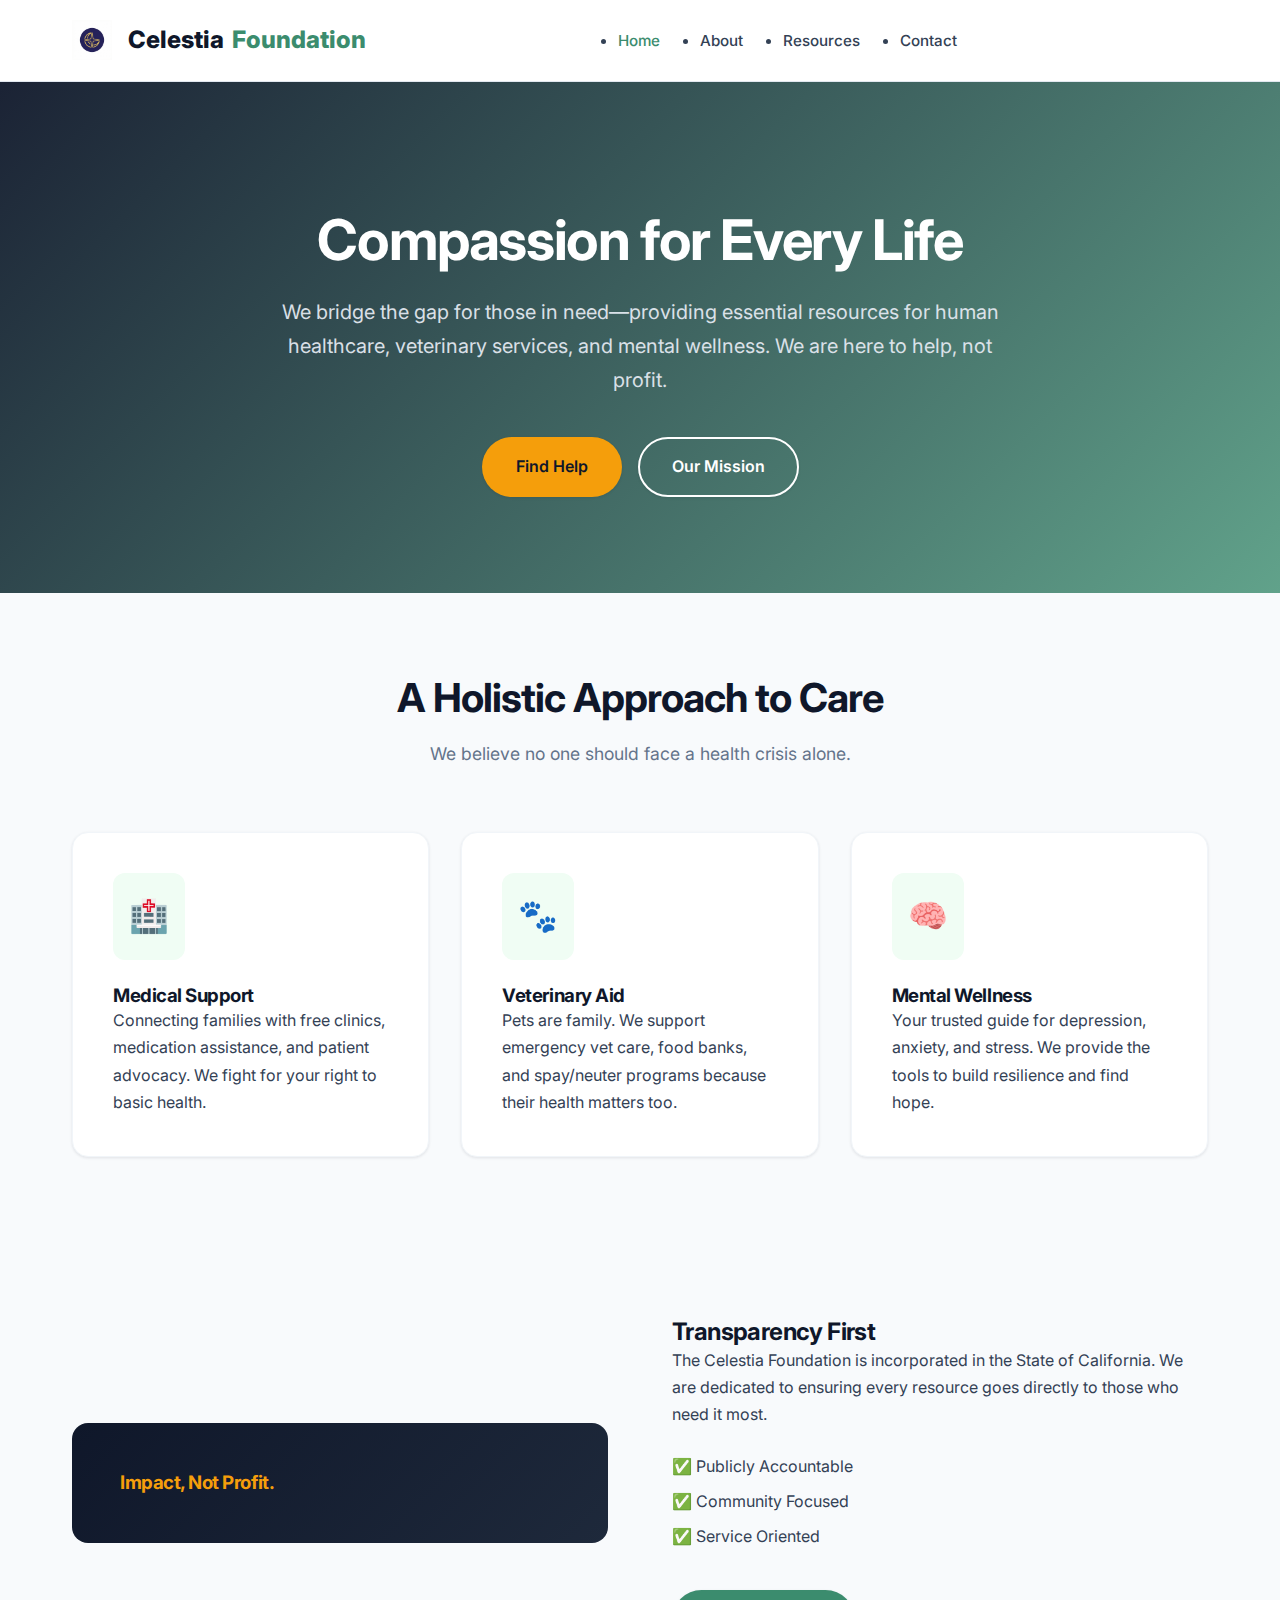
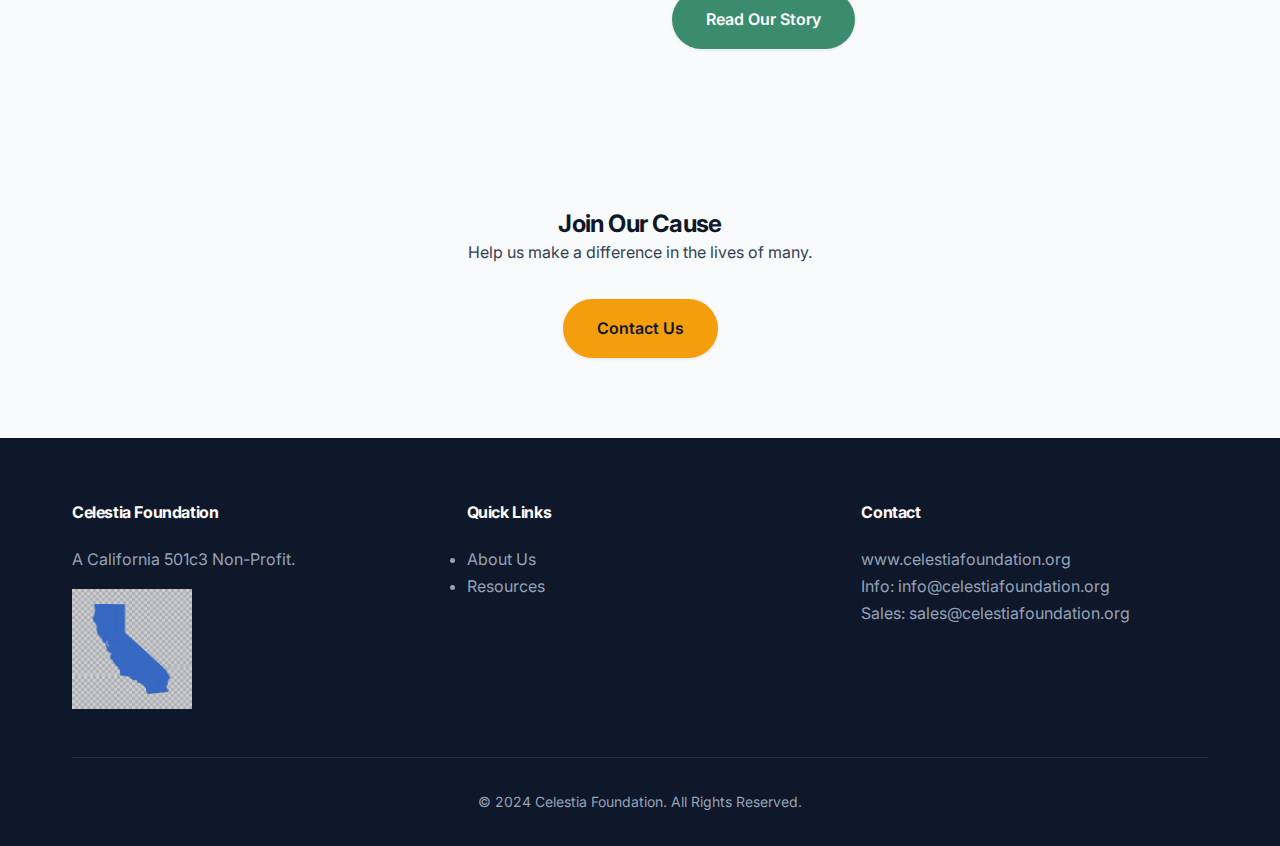
<file: index.html>
<!DOCTYPE html>
<html lang="en">

<head>
    <meta charset="UTF-8">
    <meta name="viewport" content="width=device-width, initial-scale=1.0">
    <title>Celestia Foundation | Empowering Lives</title>
    <meta name="description"
        content="Official website of the Celestia Foundation, a 501c3 non-profit organization dedicated to providing resources for healthcare needs.">

    <!-- Google Fonts -->
    <link rel="preconnect" href="https://fonts.googleapis.com">
    <link rel="preconnect" href="https://fonts.gstatic.com" crossorigin>
    <link href="https://fonts.googleapis.com/css2?family=Inter:wght@300;400;600;800&display=swap" rel="stylesheet">

    <!-- CSS -->
    <link rel="stylesheet" href="css/style.css">

    <!-- Favicon Placeholder -->
    <link rel="icon" href="images/favicon.png">
</head>

<body>

    <!-- Header -->
    <header>
        <div class="container nav-container">
            <a href="index.html" class="logo">
                <img src="images/favicon.png" alt="Celestia Foundation Logo"
                    style="height: 40px; vertical-align: middle; margin-right: 8px;">
                Celestia <span>Foundation</span>
            </a>
            <nav>
                <ul class="nav-links">
                    <li><a href="index.html" class="active">Home</a></li>
                    <li><a href="about.html">About</a></li>
                    <li><a href="resources.html">Resources</a></li>
                    <li><a href="#contact">Contact</a></li>
                </ul>
            </nav>
            <div class="hamburger">
                <span class="bar"></span>
                <span class="bar"></span>
                <span class="bar"></span>
            </div>
        </div>
    </header>

    <!-- Hero Section -->
    <section class="hero">
        <div class="container hero-content">
            <h1>Compassion for Every Life</h1>
            <p>We bridge the gap for those in need—providing essential resources for human healthcare, veterinary
                services, and mental wellness. We are here to help, not profit.</p>
            <div class="hero-btns">
                <a href="resources.html" class="btn">Find Help</a>
                <a href="about.html" class="btn btn-outline">Our Mission</a>
            </div>
        </div>
    </section>

    <!-- Impact Pillars -->
    <section class="section">
        <div class="container">
            <div class="section-title">
                <h2>A Holistic Approach to Care</h2>
                <p>We believe no one should face a health crisis alone.</p>
            </div>
            <div class="grid-3">
                <!-- 1. Generic Healthcare -->
                <div class="card">
                    <span class="card-icon">🏥</span>
                    <h3>Medical Support</h3>
                    <p>Connecting families with free clinics, medication assistance, and patient advocacy. We fight for
                        your right to basic health.</p>
                </div>

                <!-- 2. Veterinary -->
                <div class="card">
                    <span class="card-icon">🐾</span>
                    <h3>Veterinary Aid</h3>
                    <p>Pets are family. We support emergency vet care, food banks, and spay/neuter programs because
                        their health matters too.</p>
                </div>

                <!-- 3. Mental Health -->
                <div class="card">
                    <span class="card-icon">🧠</span>
                    <h3>Mental Wellness</h3>
                    <p>Your trusted guide for depression, anxiety, and stress. We provide the tools to build resilience
                        and find hope.</p>
                </div>
            </div>
        </div>
    </section>

    <!-- 501c3 Promise -->
    <section class="section featured" style="background-color: var(--bg-surface);">
        <div class="container">
            <div class="grid-2">
                <div class="highlight-box">
                    <h3>Impact, Not Profit.</h3>

                </div>
                <div>
                    <h2>Transparency First</h2>
                    <p style="margin-bottom: 1.5rem;">The Celestia Foundation is incorporated in the State of
                        California. We are dedicated to ensuring every resource goes directly to those who need it most.
                    </p>
                    <ul style="list-style: none;">
                        <li style="margin-bottom: 0.5rem;">✅ Publicly Accountable</li>
                        <li style="margin-bottom: 0.5rem;">✅ Community Focused</li>
                        <li style="margin-bottom: 0.5rem;">✅ Service Oriented</li>
                    </ul>
                    <a href="about.html" class="btn"
                        style="margin-top: 2rem; background: var(--secondary); color: white;">Read Our Story</a>
                </div>
            </div>
        </div>
    </section>

    <!-- CTA Section -->
    <section class="section">
        <div class="container" style="text-align: center;">
            <h2>Join Our Cause</h2>
            <p style="margin-bottom: 2rem;">Help us make a difference in the lives of many.</p>
            <a href="mailto:contact@celestiafoundation.org" class="btn">Contact Us</a>
        </div>
    </section>

    <!-- Footer -->
    <footer id="contact">
        <div class="container">
            <div class="footer-content">
                <div>
                    <h4>Celestia Foundation</h4>
                    <p>A California 501c3 Non-Profit.</p>
                    <img src="images/california_map.png" alt="California Map"
                        style="max-width: 120px; margin-top: 1rem; opacity: 0.8;">

                </div>
                <div>
                    <h4>Quick Links</h4>
                    <ul>
                        <li><a href="about.html">About Us</a></li>
                        <li><a href="resources.html">Resources</a></li>
                    </ul>
                </div>
                <div>
                    <h4>Contact</h4>
                    <p>www.celestiafoundation.org</p>
                    <p>Info: info@celestiafoundation.org</p>
                    <p>Sales: sales@celestiafoundation.org</p>

                </div>
            </div>
            <div class="footer-bottom">
                <p>&copy; 2024 Celestia Foundation. All Rights Reserved.</p>
            </div>
        </div>
    </footer>

    <script src="js/script.js"></script>
</body>

</html>
</file>
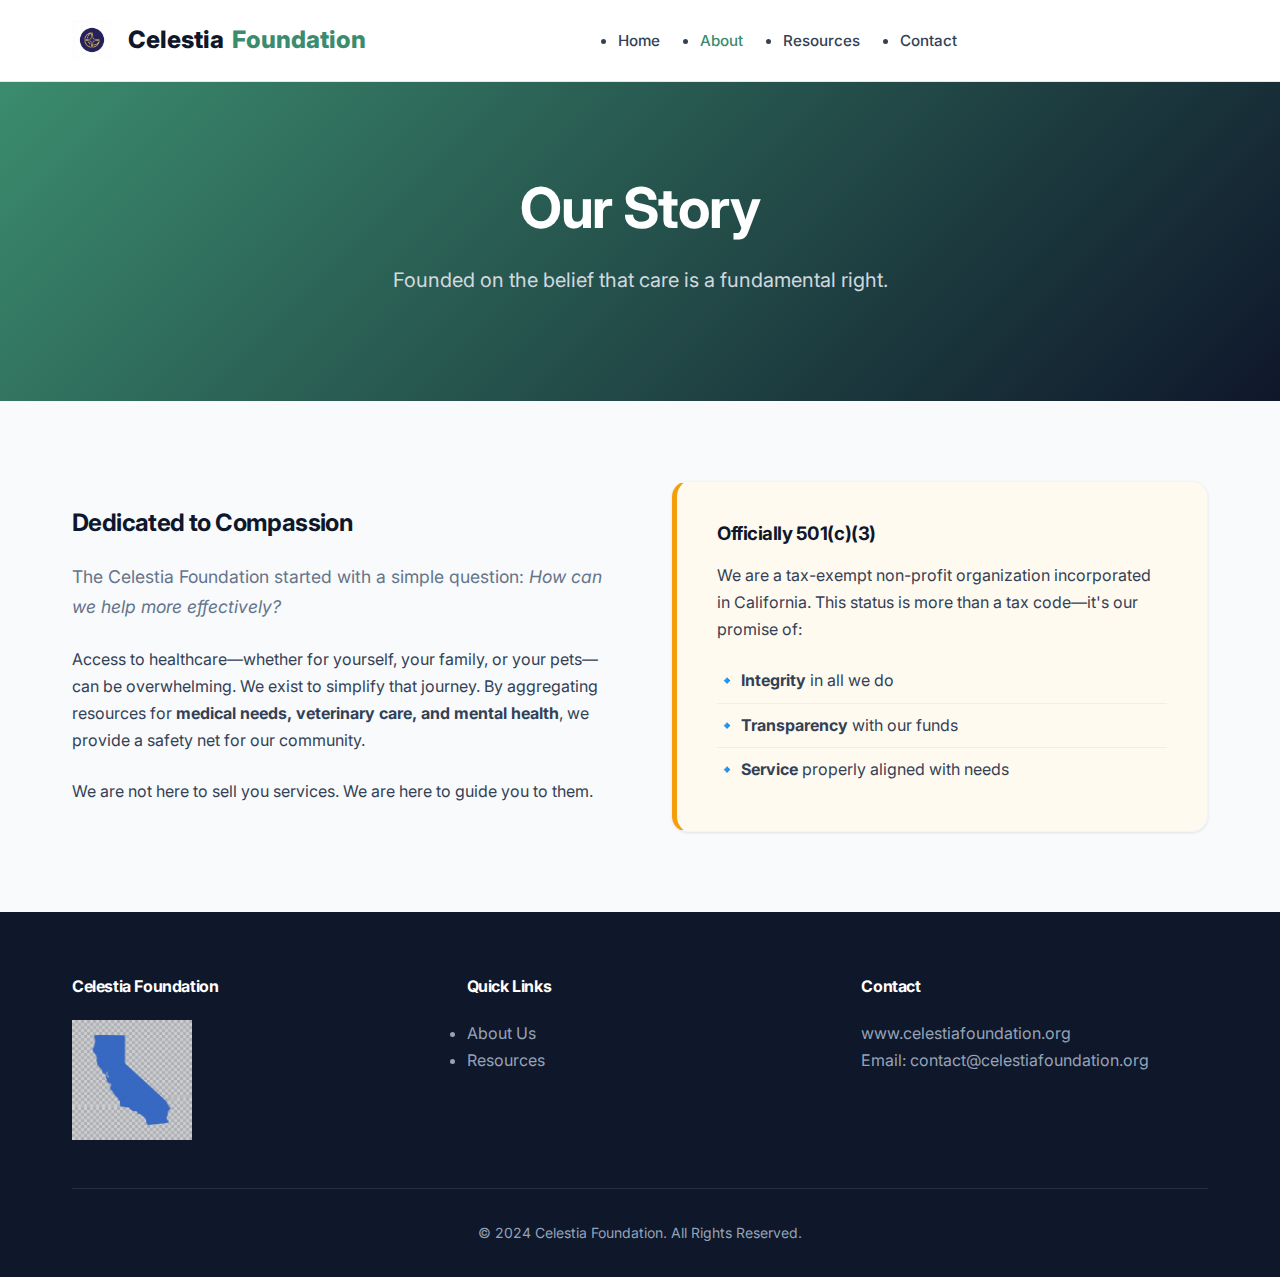
<file: about.html>
<!DOCTYPE html>
<html lang="en">

<head>
    <meta charset="UTF-8">
    <meta name="viewport" content="width=device-width, initial-scale=1.0">
    <title>About Us | Celestia Foundation</title>
    <!-- Google Fonts -->
    <link rel="preconnect" href="https://fonts.googleapis.com">
    <link rel="preconnect" href="https://fonts.gstatic.com" crossorigin>
    <link href="https://fonts.googleapis.com/css2?family=Inter:wght@300;400;600;800&display=swap" rel="stylesheet">
    <!-- CSS -->
    <link rel="stylesheet" href="css/style.css">
    <link rel="icon" href="images/favicon.png">
</head>

<body>

    <!-- Header -->
    <header>
        <div class="container nav-container">
            <a href="index.html" class="logo">
                <img src="images/favicon.png" alt="Celestia Foundation Logo"
                    style="height: 40px; vertical-align: middle; margin-right: 8px;">
                Celestia <span>Foundation</span>
            </a>
            <nav>
                <ul class="nav-links">
                    <li><a href="index.html">Home</a></li>
                    <li><a href="about.html" class="active">About</a></li>
                    <li><a href="resources.html">Resources</a></li>
                    <li><a href="#contact">Contact</a></li>
                </ul>
            </nav>
            <div class="hamburger">
                <span class="bar"></span>
                <span class="bar"></span>
                <span class="bar"></span>
            </div>
        </div>
    </header>

    <!-- Page Header -->
    <section class="hero"
        style="padding: 6rem 0 4rem; background: linear-gradient(135deg, var(--secondary), var(--primary));">
        <div class="container text-center">
            <h1>Our Story</h1>
            <p style="opacity: 0.9;">Founded on the belief that care is a fundamental right.</p>
        </div>
    </section>

    <!-- Main Content -->
    <section class="section">
        <div class="container">
            <div class="grid-2">
                <div>
                    <h2 style="margin-bottom: 1.5rem;">Dedicated to Compassion</h2>
                    <p style="margin-bottom: 1.5rem; font-size: 1.1rem; color: var(--text-light);">The Celestia
                        Foundation started with a simple question: <em>How can we help more effectively?</em></p>
                    <p style="margin-bottom: 1.5rem;">Access to healthcare—whether for yourself, your family, or your
                        pets—can be overwhelming. We exist to simplify that journey. By aggregating resources for
                        <strong>medical needs, veterinary care, and mental health</strong>, we provide a safety net for
                        our community.
                    </p>
                    <p>We are not here to sell you services. We are here to guide you to them.</p>
                </div>
                <div>
                    <!-- 501c3 Highlight Box -->
                    <div class="card" style="border-left: 5px solid var(--accent); background: #fffaf0;">
                        <h3 style="color: var(--primary);">Officially 501(c)(3)</h3>
                        <p style="margin: 1rem 0;">We are a tax-exempt non-profit organization incorporated in
                            California. This status is more than a tax code—it's our promise of:</p>
                        <ul style="list-style: none;">
                            <li style="padding: 0.5rem 0; border-bottom: 1px solid #eee;">🔹 <strong>Integrity</strong>
                                in all we do</li>
                            <li style="padding: 0.5rem 0; border-bottom: 1px solid #eee;">🔹
                                <strong>Transparency</strong> with our funds
                            </li>
                            <li style="padding: 0.5rem 0;">🔹 <strong>Service</strong> properly aligned with needs</li>
                        </ul>
                    </div>
                </div>
            </div>
        </div>
    </section>

    <!-- Footer -->
    <footer id="contact">
        <div class="container">
            <div class="footer-content">
                <div>
                    <h4>Celestia Foundation</h4>
                    <img src="images/california_map.png" alt="California Map"
                        style="max-width: 120px; margin-top: 1rem; opacity: 0.8;">

                </div>
                <div>
                    <h4>Quick Links</h4>
                    <ul>
                        <li><a href="about.html">About Us</a></li>
                        <li><a href="resources.html">Resources</a></li>
                    </ul>
                </div>
                <div>
                    <h4>Contact</h4>
                    <p>www.celestiafoundation.org</p>
                    <p>Email: contact@celestiafoundation.org</p>

                </div>
            </div>
            <div class="footer-bottom">
                <p>&copy; 2024 Celestia Foundation. All Rights Reserved.</p>
            </div>
        </div>
    </footer>

    <script src="js/script.js"></script>
</body>

</html>
</file>
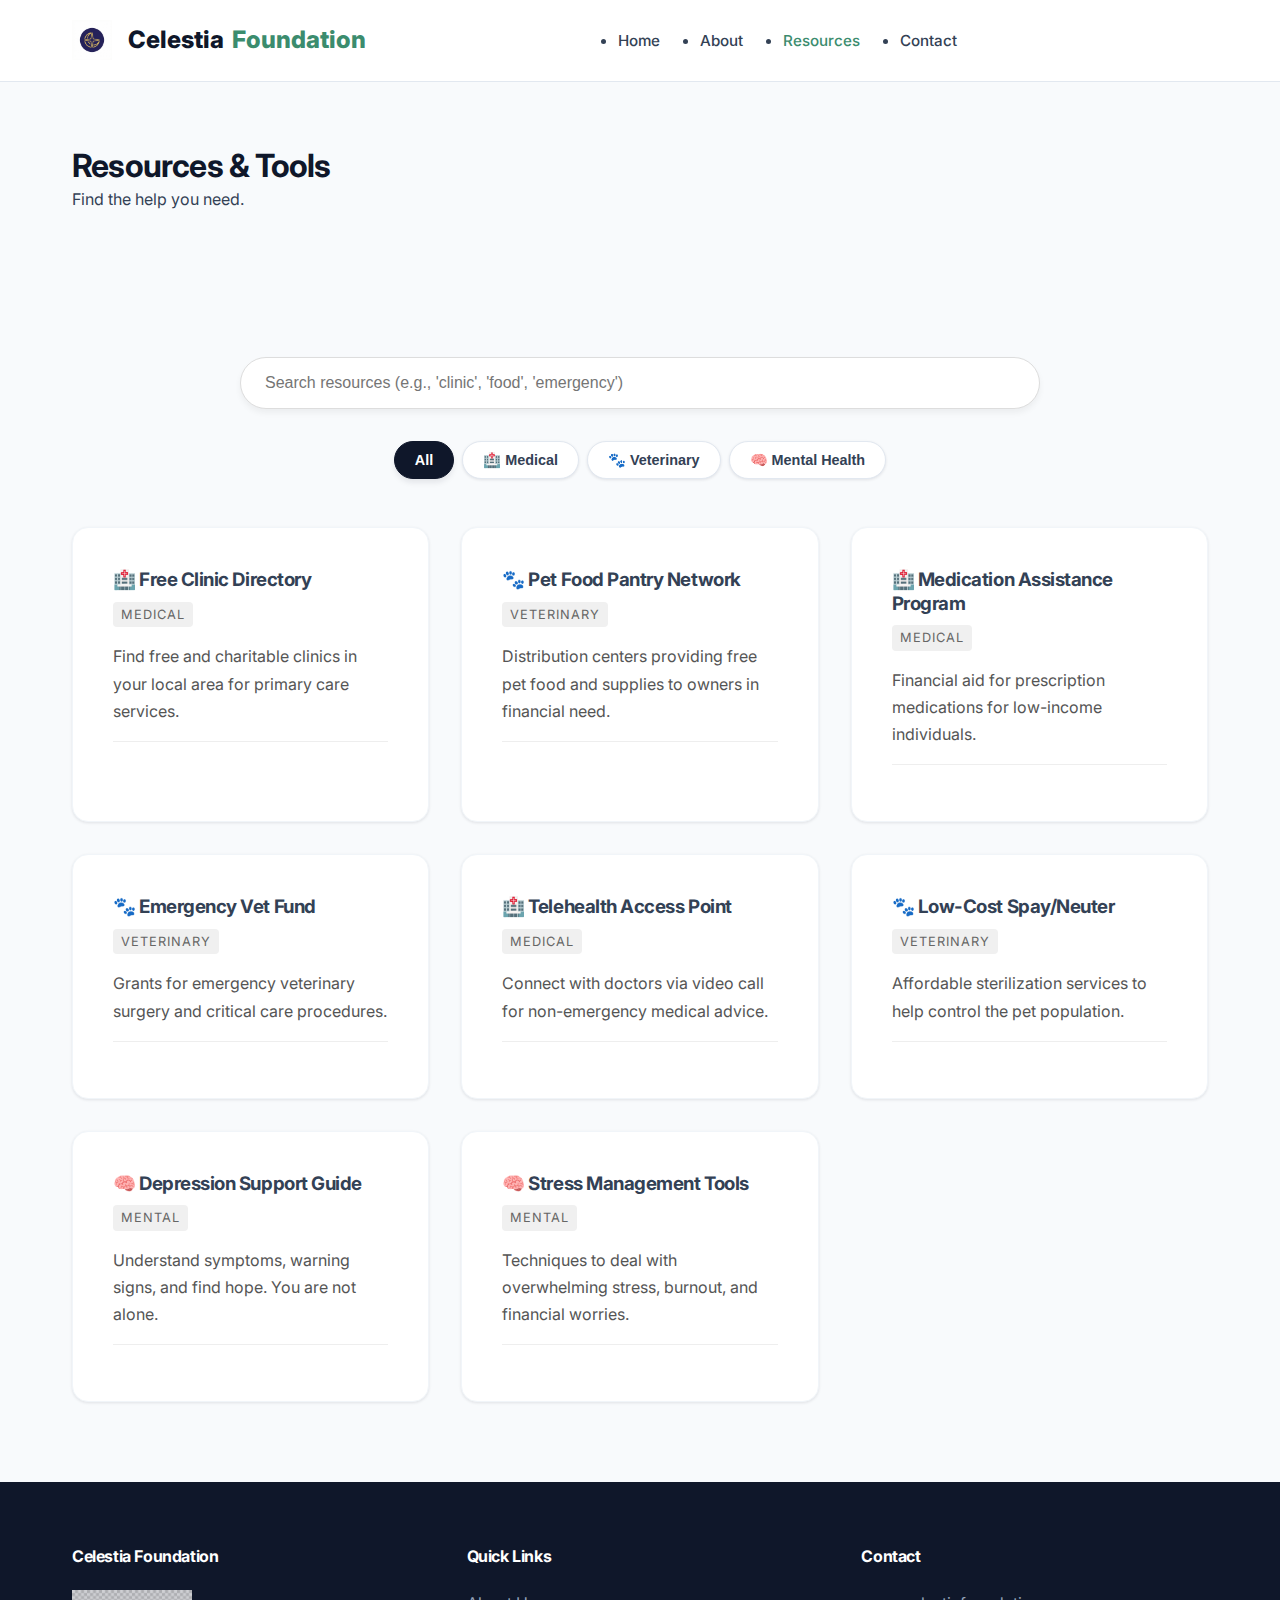
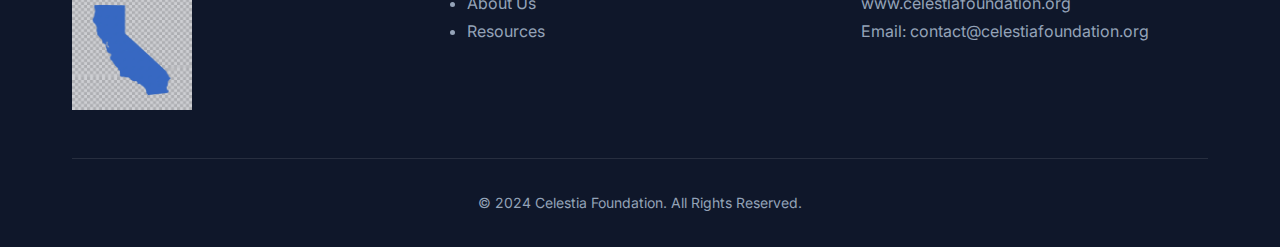
<file: resources.html>
<!DOCTYPE html>
<html lang="en">

<head>
    <meta charset="UTF-8">
    <meta name="viewport" content="width=device-width, initial-scale=1.0">
    <title>Resources | Celestia Foundation</title>
    <!-- Google Fonts -->
    <link rel="preconnect" href="https://fonts.googleapis.com">
    <link rel="preconnect" href="https://fonts.gstatic.com" crossorigin>
    <link href="https://fonts.googleapis.com/css2?family=Inter:wght@300;400;600;800&display=swap" rel="stylesheet">
    <!-- CSS -->
    <link rel="stylesheet" href="css/style.css">
    <link rel="stylesheet" href="css/filters.css">
    <link rel="icon" href="images/favicon.png">
</head>

<body>

    <!-- Header -->
    <header>
        <div class="container nav-container">
            <a href="index.html" class="logo">
                <img src="images/favicon.png" alt="Celestia Foundation Logo"
                    style="height: 40px; vertical-align: middle; margin-right: 8px;">
                Celestia <span>Foundation</span>
            </a>
            <nav>
                <ul class="nav-links">
                    <li><a href="index.html">Home</a></li>
                    <li><a href="about.html">About</a></li>
                    <li><a href="resources.html" class="active">Resources</a></li>
                    <li><a href="#contact">Contact</a></li>
                </ul>
            </nav>
            <div class="hamburger">
                <span class="bar"></span>
                <span class="bar"></span>
                <span class="bar"></span>
            </div>
        </div>
    </header>

    <!-- Page Header -->
    <section class="section" style="background-color: var(--primary-color); color: var(--white); padding: 4rem 0;">
        <div class="container text-center">
            <h1>Resources & Tools</h1>
            <p>Find the help you need.</p>
        </div>
    </section>

    <!-- Search & Filter Section -->
    <section class="section" style="padding-bottom: 2rem;">
        <div class="container">
            <div style="max-width: 800px; margin: 0 auto; text-align: center;">
                <div style="display: flex; gap: 1rem; margin-bottom: 2rem; flex-wrap: wrap; justify-content: center;">
                    <input type="text" id="searchInput"
                        placeholder="Search resources (e.g., 'clinic', 'food', 'emergency')"
                        style="flex: 1; min-width: 280px; padding: 1rem 1.5rem; border: 1px solid #ddd; border-radius: 50px; font-size: 1rem; outline: none; box-shadow: 0 4px 6px rgba(0,0,0,0.05);">
                </div>

                <div class="filters"
                    style="display: flex; gap: 0.5rem; justify-content: center; margin-bottom: 1rem; flex-wrap: wrap;">
                    <button class="filter-btn active" data-category="all">All</button>
                    <button class="filter-btn" data-category="medical">🏥 Medical</button>
                    <button class="filter-btn" data-category="veterinary">🐾 Veterinary</button>
                    <button class="filter-btn" data-category="mental">🧠 Mental Health</button>
                </div>
            </div>
        </div>
    </section>

    <!-- Resources Grid -->
    <section class="section" style="padding-top: 0;">
        <div class="container">
            <div id="resourcesGrid" class="grid-3">
                <!-- Dynamic Content Will Be Loaded Here -->
            </div>
            <div id="noResults" style="display: none; text-align: center; opacity: 0.7; margin-top: 2rem;">
                <p>No resources found matching your search.</p>
            </div>
        </div>
    </section>

    <!-- Footer -->
    <footer id="contact">
        <div class="container">
            <div class="footer-content">
                <div>
                    <h4>Celestia Foundation</h4>
                    <img src="images/california_map.png" alt="California Map"
                        style="max-width: 120px; margin-top: 1rem; opacity: 0.8;">

                </div>
                <div>
                    <h4>Quick Links</h4>
                    <ul>
                        <li><a href="about.html">About Us</a></li>
                        <li><a href="resources.html">Resources</a></li>
                    </ul>
                </div>
                <div>
                    <h4>Contact</h4>
                    <p>www.celestiafoundation.org</p>
                    <p>Email: contact@celestiafoundation.org</p>

                </div>
            </div>
            <div class="footer-bottom">
                <p>&copy; 2024 Celestia Foundation. All Rights Reserved.</p>
            </div>
        </div>
    </footer>

    <script src="js/script.js"></script>
</body>

</html>
</file>
<file: css/style.css>
:root {
  /* Serene Trust Palette */
  --primary: #0F172A;
  /* Deep Ocean: Trust, Authority */
  --secondary: #3B8C6E;
  /* Sage Green: Growth, Health */
  --accent: #F59E0B;
  /* Sunray Gold: Optimism, Action */
  --neutral: #64748B;
  /* Soft Slate: Balance */
  --bg-body: #F8FAFC;
  /* Mist Gray: Surface */
  --bg-card: #FFFFFF;
  /* Clean White */
  --text-main: #334155;
  --text-light: #64748B;

  /* Modern Spacing & Tyopgraphy */
  --radius-sm: 8px;
  --radius-md: 16px;
  --radius-full: 50px;
  --font-main: 'Inter', sans-serif;
  --transition: all 0.3s cubic-bezier(0.4, 0, 0.2, 1);
  --shadow-sm: 0 1px 3px rgba(15, 23, 42, 0.1);
  --shadow-md: 0 4px 6px -1px rgba(15, 23, 42, 0.1);
  --shadow-lg: 0 10px 15px -3px rgba(15, 23, 42, 0.1);
}

* {
  margin: 0;
  padding: 0;
  box-sizing: border-box;
}

body {
  font-family: var(--font-main);
  background-color: var(--bg-body);
  color: var(--text-main);
  line-height: 1.7;
  -webkit-font-smoothing: antialiased;
}

h1,
h2,
h3,
h4 {
  color: var(--primary);
  font-weight: 700;
  line-height: 1.25;
  letter-spacing: -0.025em;
}

a {
  text-decoration: none;
  color: inherit;
  transition: var(--transition);
}

img {
  max-width: 100%;
  display: block;
}

/* Utilities */
.container {
  max-width: 1200px;
  margin: 0 auto;
  padding: 0 2rem;
}

/* Buttons */
.btn {
  display: inline-flex;
  align-items: center;
  justify-content: center;
  padding: 0.875rem 2rem;
  border-radius: var(--radius-full);
  font-weight: 600;
  cursor: pointer;
  border: 2px solid transparent;
  font-size: 1rem;
  background-color: var(--accent);
  color: var(--primary);
  box-shadow: var(--shadow-sm);
  transition: var(--transition);
}

.btn:hover {
  transform: translateY(-2px);
  box-shadow: var(--shadow-md);
  filter: brightness(110%);
}

.btn-outline {
  background-color: transparent;
  border: 2px solid var(--bg-card);
  color: var(--bg-card);
}

.btn-outline:hover {
  background-color: var(--bg-card);
  color: var(--primary);
}

/* Header - Minimalist */
header {
  background-color: var(--bg-card);
  border-bottom: 1px solid #e2e8f0;
  padding: 1.25rem 0;
  position: sticky;
  top: 0;
  z-index: 1000;
}

.nav-container {
  display: flex;
  justify-content: space-between;
  align-items: center;
}

.logo {
  font-size: 1.5rem;
  font-weight: 800;
  color: var(--primary);
  display: flex;
  align-items: center;
  gap: 0.5rem;
}

.logo span {
  color: var(--secondary);
}

.nav-links {
  display: flex;
  gap: 2.5rem;
}

.nav-links a {
  color: var(--text-main);
  font-weight: 500;
  font-size: 0.95rem;
}

.nav-links a:hover,
.nav-links a.active {
  color: var(--secondary);
}

/* Hero Section */
.hero {
  background: linear-gradient(135deg, rgba(15, 23, 42, 0.95), rgba(59, 140, 110, 0.8)), url('https://source.unsplash.com/random/1920x1080?care,hands') no-repeat center center/cover;
  padding: 8rem 0 6rem;
  color: white;
  text-align: center;
}

.hero-content {
  max-width: 800px;
  margin: 0 auto;
}

.hero h1 {
  font-size: 3.5rem;
  /* Large impact */
  margin-bottom: 1.5rem;
  color: white;
  line-height: 1.1;
}

.hero p {
  font-size: 1.25rem;
  margin-bottom: 2.5rem;
  opacity: 0.95;
  color: #e2e8f0;
}

.hero-btns {
  display: flex;
  gap: 1rem;
  justify-content: center;
}

/* Sections */
.section {
  padding: 5rem 0;
}

.section-title {
  text-align: center;
  margin-bottom: 4rem;
}

.section-title h2 {
  font-size: 2.5rem;
  margin-bottom: 1rem;
}

.section-title p {
  color: var(--text-light);
  font-size: 1.1rem;
}

/* Cards (Grid) */
.grid-3 {
  display: grid;
  grid-template-columns: repeat(auto-fit, minmax(300px, 1fr));
  gap: 2rem;
}

.grid-2 {
  display: grid;
  grid-template-columns: 1fr 1fr;
  gap: 4rem;
  /* More breathing room */
  align-items: center;
}

.card {
  background: var(--bg-card);
  padding: 2.5rem;
  border-radius: var(--radius-md);
  border: 1px solid #f1f5f9;
  box-shadow: var(--shadow-sm);
  transition: var(--transition);
  position: relative;
  overflow: hidden;
}

.card:hover {
  transform: translateY(-5px);
  box-shadow: var(--shadow-lg);
  border-color: var(--secondary);
}

.card-icon {
  font-size: 2rem;
  margin-bottom: 1.5rem;
  display: inline-block;
  padding: 1rem;
  background: #f0fdf4;
  border-radius: 12px;
}

/* Feature Highlight (501c3) */
.highlight-box {
  background: linear-gradient(135deg, var(--primary), #1e293b);
  color: white;
  padding: 3rem;
  border-radius: var(--radius-md);
}

.highlight-box h3 {
  color: var(--accent);
}

/* Footer */
footer {
  background-color: var(--primary);
  color: #94a3b8;
  padding: 4rem 0 2rem;
}

.footer-content {
  display: grid;
  grid-template-columns: repeat(auto-fit, minmax(200px, 1fr));
  gap: 3rem;
  margin-bottom: 3rem;
}

.footer-content h4 {
  color: white;
  margin-bottom: 1.5rem;
}

.footer-bottom {
  text-align: center;
  padding-top: 2rem;
  border-top: 1px solid rgba(255, 255, 255, 0.1);
  font-size: 0.875rem;
}

/* Mobile */
@media (max-width: 768px) {
  .hero h1 {
    font-size: 2.5rem;
  }

  .grid-2,
  .grid-3 {
    grid-template-columns: 1fr;
  }

  .nav-links {
    display: none;
  }

  /* Hamburger logic remains in JS */
  .hamburger {
    display: block;
    cursor: pointer;
  }

  .hamburger .bar {
    background-color: var(--primary);
    /* Dark bars on light header */
  }
}
</file>
<file: css/filters.css>
/* Filter Button Tweaks */
.filter-btn {
    padding: 0.6rem 1.25rem;
    border-radius: 50px;
    border: 1px solid #e2e8f0;
    background: white;
    cursor: pointer;
    font-weight: 600;
    font-size: 0.9rem;
    color: var(--text-main);
    transition: var(--transition);
    box-shadow: var(--shadow-sm);
}

.filter-btn:hover {
    background: var(--bg-surface);
    transform: translateY(-1px);
}

.filter-btn.active {
    background: var(--primary);
    color: white;
    border-color: var(--primary);
    box-shadow: var(--shadow-md);
}
</file>
